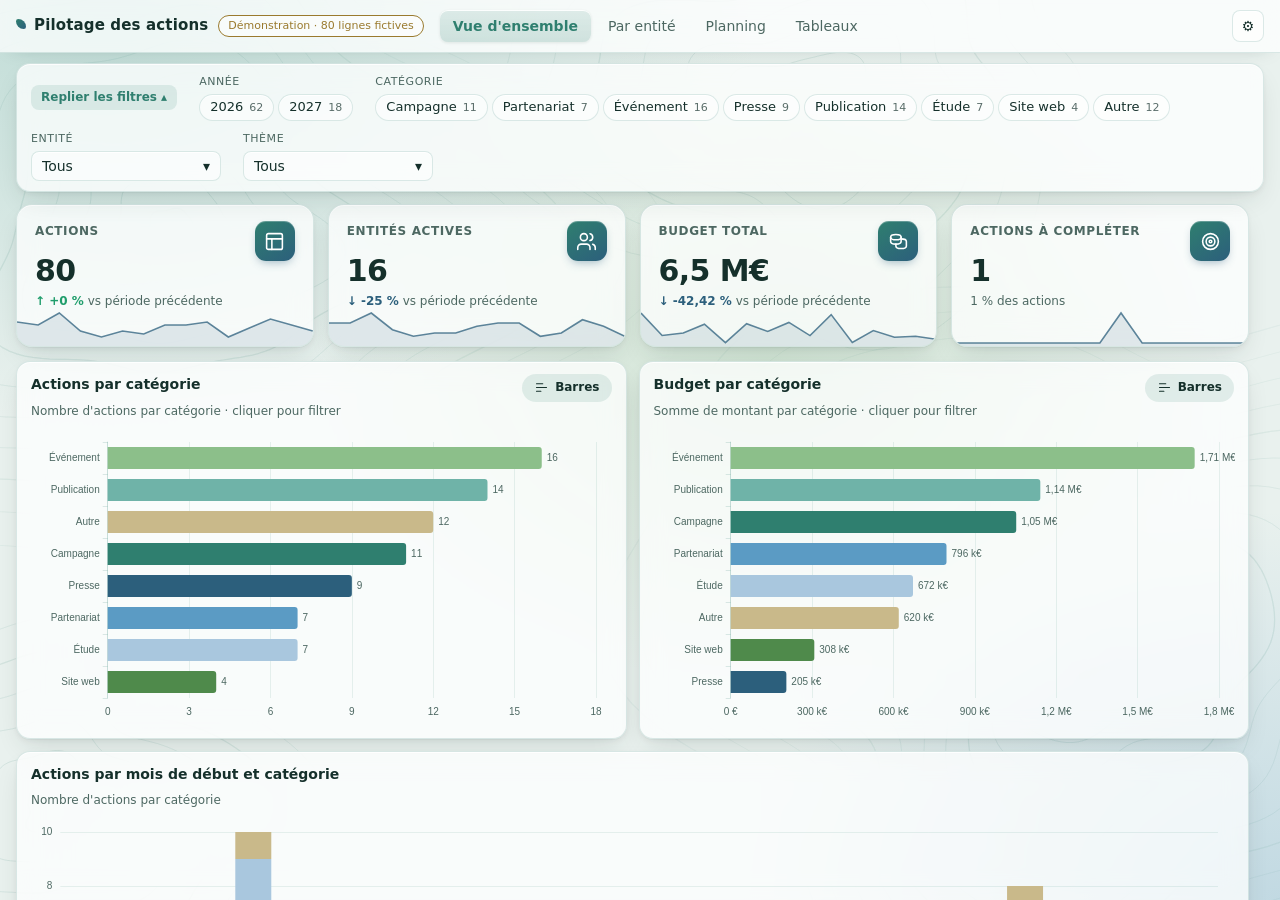
<file: index.html>
<!DOCTYPE html>
<html lang="fr">
<head>
  <meta charset="UTF-8" />
  <meta name="viewport" content="width=device-width, initial-scale=1.0" />
  <!-- Politique de sécurité embarquée : rien ne se charge ni ne part hors du domaine du widget.
       connect-src 'self' sert uniquement au jeu de démonstration (demo/actions-demo.json).
       Les échanges avec Grist passent par postMessage, que la CSP ne bloque pas. -->
  <meta http-equiv="Content-Security-Policy"
        content="default-src 'self'; script-src 'self'; style-src 'self' 'unsafe-inline'; img-src 'self' data:; connect-src 'self'; font-src 'self'; object-src 'none'; base-uri 'none'; form-action 'none'" />
  <title>Pilotage des actions — widget Grist</title>
  <link rel="stylesheet" href="src/styles.css?v=20261118-1056" />
  <script src="vendor/grist-plugin-api.js?v=20261118-1056"></script>
  <script src="vendor/echarts.min.js?v=20261118-1056"></script>
</head>
<body>
  <div id="app"><div class="empty">Chargement…</div></div>
  <script type="module" src="src/app.js?v=20261118-1056"></script>
</body>
</html>
</file>
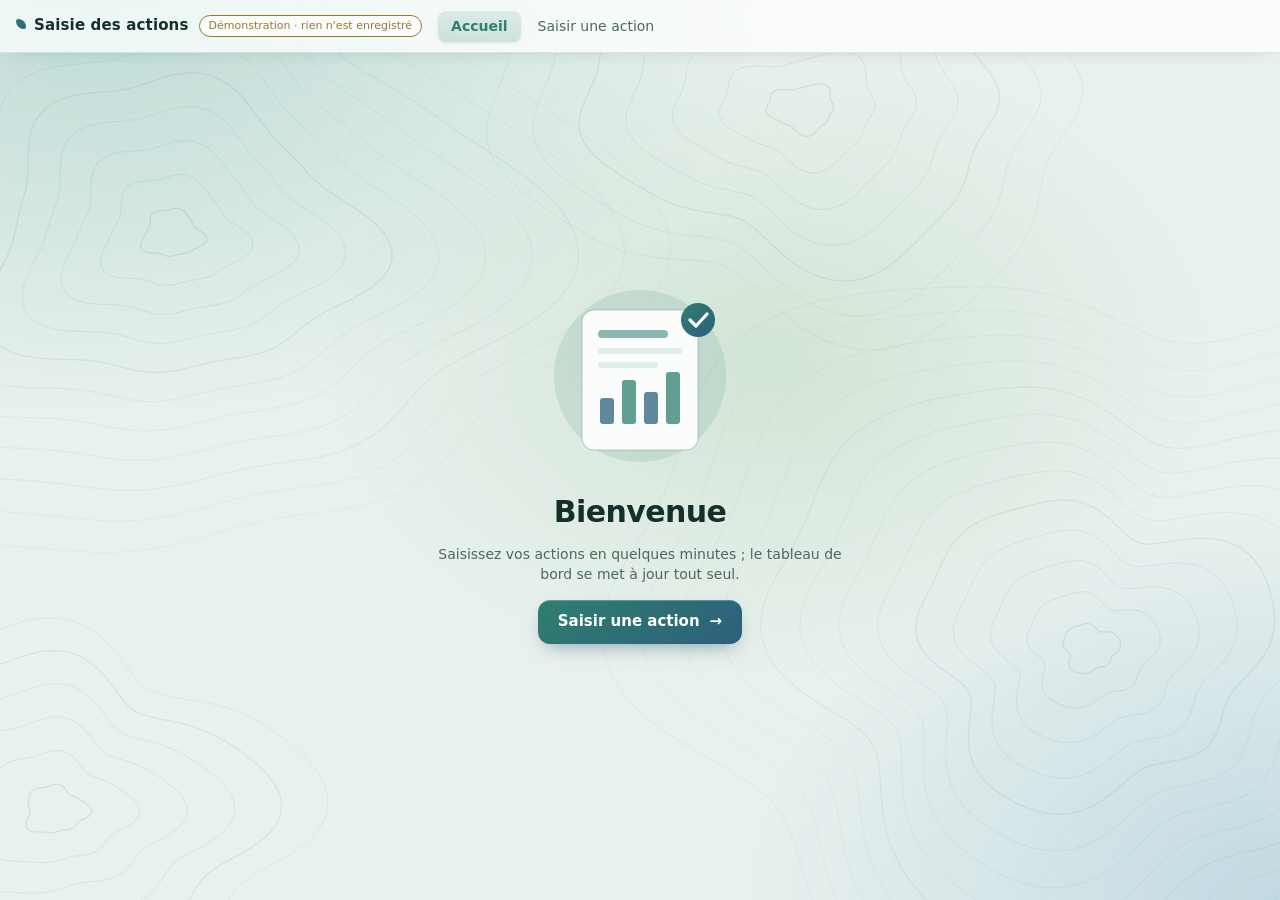
<file: saisie/index.html>
<!DOCTYPE html>
<html lang="fr">
<head>
  <meta charset="UTF-8" />
  <meta name="viewport" content="width=device-width, initial-scale=1.0" />
  <!-- Même politique que le tableau de bord : rien ne se charge ni ne part hors du domaine du widget. -->
  <meta http-equiv="Content-Security-Policy"
        content="default-src 'self'; script-src 'self'; style-src 'self' 'unsafe-inline'; img-src 'self' data:; connect-src 'self'; font-src 'self'; object-src 'none'; base-uri 'none'; form-action 'none'" />
  <title>Saisie des actions — widget Grist</title>
  <link rel="stylesheet" href="../src/styles.css?v=20261118-1056" />
  <link rel="stylesheet" href="saisie.css?v=20261118-1056" />
  <script src="../vendor/grist-plugin-api.js?v=20261118-1056"></script>
</head>
<body>
  <div id="app"><div class="empty">Chargement…</div></div>
  <script type="module" src="saisie.js?v=20261118-1056"></script>
</body>
</html>
</file>
<file: src/styles.css>
/* Thème doux : verts et bleus, fond en courbes de niveau,
   cartes en verre dépoli avec relief. Aucune ressource externe (CSP 'self'). */
:root {
  --bg: #e9f1ee;
  --blob-1: rgba(111, 179, 168, .35); --blob-2: rgba(91, 155, 196, .28); --blob-3: rgba(140, 191, 138, .25);
  --surface: rgba(255, 255, 255, .74); --surface-solid: #fbfdfc; --surface-2: rgba(255, 255, 255, .55);
  --text: #15302b; --text-2: #4d6862; --border: rgba(47, 127, 111, .16); --grid: rgba(47, 127, 111, .10);
  --accent: #2f7f6f; --accent-2: #2c5f7c; --accent-soft: rgba(47, 127, 111, .12);
  --live: #2f7f6f; --demo: #9a7a2e;
  --shadow: 0 1px 1px rgba(21, 48, 43, .04), 0 2px 6px rgba(21, 48, 43, .05), 0 12px 28px -8px rgba(21, 48, 43, .14);
  --shadow-hover: 0 1px 2px rgba(21, 48, 43, .05), 0 6px 14px rgba(21, 48, 43, .08), 0 22px 40px -12px rgba(21, 48, 43, .22);
  --edge: inset 0 1px 0 rgba(255, 255, 255, .9);
  --fond-opacity: .9;
  color-scheme: light;
}
@media (prefers-color-scheme: dark) {
  :root {
    --bg: #0e1a18;
    --blob-1: rgba(47, 127, 111, .28); --blob-2: rgba(44, 95, 124, .30); --blob-3: rgba(79, 138, 75, .18);
    --surface: rgba(24, 40, 37, .72); --surface-solid: #172623; --surface-2: rgba(30, 50, 46, .6);
    --text: #e3efeb; --text-2: #9fbab3; --border: rgba(157, 208, 192, .14); --grid: rgba(157, 208, 192, .09);
    --accent: #7cc4b2; --accent-2: #8fbfdc; --accent-soft: rgba(124, 196, 178, .14);
    --live: #7cc4b2; --demo: #d9b867;
    --shadow: 0 1px 1px rgba(0, 0, 0, .25), 0 10px 26px -8px rgba(0, 0, 0, .55);
    --shadow-hover: 0 2px 4px rgba(0, 0, 0, .3), 0 20px 40px -12px rgba(0, 0, 0, .7);
    --edge: inset 0 1px 0 rgba(255, 255, 255, .06);
    --fond-opacity: .35;
    color-scheme: dark;
  }
}
* { box-sizing: border-box; }
html, body { margin: 0; height: 100%; color: var(--text); font: 14px/1.45 system-ui, -apple-system, "Segoe UI", Roboto, sans-serif; }
body {
  background-color: var(--bg);
  background-image:
    radial-gradient(1100px 700px at 8% 0%, var(--blob-1), transparent 60%),
    radial-gradient(900px 650px at 100% 100%, var(--blob-2), transparent 60%),
    radial-gradient(700px 500px at 60% 40%, var(--blob-3), transparent 65%);
  overflow: hidden;
}
body::before { /* courbes de niveau */
  content: ""; position: fixed; inset: 0; z-index: -1; pointer-events: none;
  background: url("fond.svg") center / cover no-repeat; opacity: var(--fond-opacity);
}
button, input, select { font: inherit; color: inherit; }
.empty { padding: 32px; text-align: center; color: var(--text-2); }
.muted { color: var(--text-2); font-size: 12px; }

/* Squelette : en-tête + filtres fixes, contenu défilant */
#app { height: 100vh; display: flex; flex-direction: column; }
.top { flex: none; display: flex; align-items: center; gap: 16px; padding: 10px 16px; flex-wrap: wrap;
  background: var(--surface); backdrop-filter: blur(14px) saturate(1.2); -webkit-backdrop-filter: blur(14px) saturate(1.2);
  border-bottom: 1px solid var(--border); box-shadow: 0 6px 20px -14px rgba(21, 48, 43, .35); position: relative; z-index: 6; }
.brand { display: flex; align-items: center; gap: 10px; min-width: 0; }
.brand strong { font-size: 15px; letter-spacing: .01em; }
.brand strong::before { content: ""; display: inline-block; width: 10px; height: 10px; margin-right: 8px; border-radius: 3px 10px;
  background: linear-gradient(135deg, var(--accent), var(--accent-2)); vertical-align: 1px; }
.badge { font-size: 11px; padding: 2px 9px; border-radius: 99px; border: 1px solid currentColor; white-space: nowrap; background: var(--surface-2); }
.badge.live { color: var(--live); } .badge.demo { color: var(--demo); }
.tabs { display: flex; gap: 4px; flex: 1; flex-wrap: wrap; }
.tab { border: 0; background: none; padding: 6px 13px; border-radius: 8px; cursor: pointer; color: var(--text-2); transition: background .15s, color .15s; }
.tab:hover { background: var(--accent-soft); }
.tab.on { background: linear-gradient(180deg, var(--accent-soft), rgba(47, 127, 111, .2)); color: var(--accent); font-weight: 600; box-shadow: var(--edge), 0 1px 3px rgba(21, 48, 43, .1); }
.actions { display: flex; gap: 6px; }
.iconbtn { border: 1px solid var(--border); background: var(--surface-2); width: 32px; height: 32px; border-radius: 8px; cursor: pointer; box-shadow: var(--edge); }
.iconbtn.on, .iconbtn:hover { border-color: var(--accent); color: var(--accent); }

.filterzone { flex: none; padding: 10px 16px 0; position: relative; z-index: 5; }
.layout { flex: 1; min-height: 0; display: grid; grid-template-columns: 1fr; }
.layout.withside { grid-template-columns: 1fr 300px; }
.content { overflow: auto; padding: 12px 16px 28px; min-width: 0; scrollbar-gutter: stable; }

/* Cartes en relief */
.card, .kpi, .filters, .settings {
  background: var(--surface); backdrop-filter: blur(12px) saturate(1.15); -webkit-backdrop-filter: blur(12px) saturate(1.15);
  border: 1px solid var(--border); box-shadow: var(--shadow), var(--edge);
}
.card, .kpi { border-radius: 14px; transition: box-shadow .2s, transform .2s; }
.card:hover, .kpi:hover { box-shadow: var(--shadow-hover), var(--edge); }
.kpi:hover { transform: translateY(-2px); }
.kpi { border-radius: 16px; }

/* Filtres */
.filters { display: flex; flex-wrap: wrap; gap: 10px 22px; align-items: flex-end; padding: 10px 14px; border-radius: 14px; }
.filters.compact { align-items: center; gap: 10px; }
.ftoggle { border: 0; background: var(--accent-soft); color: var(--accent); border-radius: 8px; padding: 4px 10px; cursor: pointer; font-size: 12px; font-weight: 600; align-self: center; }
.fgroup { display: flex; flex-direction: column; gap: 4px; position: relative; }
.flabel { font-size: 11px; text-transform: uppercase; letter-spacing: .05em; color: var(--text-2); }
.chips { display: flex; flex-wrap: wrap; gap: 4px; }
.chip { border: 1px solid var(--border); background: var(--surface-2); border-radius: 99px; padding: 3px 10px; cursor: pointer; font-size: 13px; box-shadow: var(--edge); transition: all .15s; }
.chip:hover { border-color: var(--accent); }
.chip.on { background: linear-gradient(180deg, var(--accent), #276b5e); border-color: transparent; color: #fff; box-shadow: 0 2px 6px rgba(47, 127, 111, .35); }
.chip.zero:not(.on), .popitem.zero { opacity: .45; }
.cnt { margin-left: 6px; font-size: 11px; opacity: .7; font-variant-numeric: tabular-nums; }
.menubtn { border: 1px solid var(--border); background: var(--surface-2); border-radius: 8px; padding: 4px 10px; cursor: pointer; min-width: 190px; text-align: left; display: flex; box-shadow: var(--edge); }
.menubtn.on { border-color: var(--accent); color: var(--accent); }
.menutxt { flex: 1; overflow: hidden; text-overflow: ellipsis; white-space: nowrap; max-width: 260px; }
.pop { position: absolute; top: 100%; left: 0; margin-top: 4px; z-index: 20; width: 330px; max-width: 90vw; background: var(--surface-solid);
  border: 1px solid var(--border); border-radius: 12px; box-shadow: var(--shadow-hover); padding: 8px; }
.popsearch { width: 100%; padding: 5px 8px; border: 1px solid var(--border); border-radius: 8px; background: var(--surface-2); margin-bottom: 6px; }
.poplist { max-height: 280px; overflow: auto; }
.popitem { display: flex; align-items: center; gap: 8px; padding: 4px; border-radius: 6px; cursor: pointer; }
.popitem:hover { background: var(--accent-soft); }
.popval { flex: 1; }
.linkbtn { border: 0; background: none; color: var(--accent); cursor: pointer; padding: 4px 0; text-decoration: underline; text-underline-offset: 2px; }
.achips { display: flex; flex-wrap: wrap; gap: 6px; }
.achip { border: 1px solid var(--accent); background: var(--accent-soft); color: var(--accent); border-radius: 99px; padding: 2px 10px; cursor: pointer; font-size: 12px; }
.achip .ak { opacity: .7; }

/* Indicateurs */
.kpis { display: grid; grid-template-columns: repeat(auto-fit, minmax(210px, 1fr)); gap: 14px; margin-bottom: 14px; }
.kpi { padding: 16px 18px 0; position: relative; overflow: hidden; display: flex; flex-direction: column; min-height: 132px; }
.khead { display: flex; justify-content: space-between; align-items: flex-start; gap: 10px; }
.kpil { font-size: 12px; font-weight: 600; letter-spacing: .05em; text-transform: uppercase; color: var(--text-2); padding-top: 2px; }
.kico { flex: none; width: 40px; height: 40px; border-radius: 11px; display: grid; place-items: center; color: #fff;
  background: linear-gradient(145deg, var(--accent), var(--accent-2)); box-shadow: 0 4px 10px -3px rgba(44, 95, 124, .45), inset 0 1px 0 rgba(255, 255, 255, .25); }
.kico svg { width: 21px; height: 21px; }
.kpiv { font-size: 30px; font-weight: 800; font-variant-numeric: tabular-nums; color: var(--text); letter-spacing: -.02em; line-height: 1.05; margin-top: -6px; }
.kdelta, .kpisub { margin-top: 6px; font-size: 12px; color: var(--text-2); }
.kdelta.up { color: #1f9d6b; font-weight: 600; } .kdelta.down { color: var(--accent-2); font-weight: 600; }
.kdelta span { color: var(--text-2); font-weight: 400; }
.kspark { margin: auto -18px 0; height: 36px; }
.kspark svg { display: block; width: 100%; height: 100%; }
.kspark-a { fill: var(--accent-2); opacity: .12; }
.kspark-l { fill: none; stroke: var(--accent-2); stroke-width: 1.6; opacity: .75; }
@media (prefers-color-scheme: dark) { .kdelta.up { color: #5fd29a; } }

/* En-tête des cartes graphiques */
.chead { display: flex; justify-content: space-between; align-items: flex-start; gap: 10px; margin-bottom: 6px; }
.chead h3 { margin: 0; }
.csub { font-size: 12px; color: var(--text-2); margin-top: 2px; }
.cchip { flex: none; display: inline-flex; align-items: center; gap: 6px; border: 0; border-radius: 99px; padding: 5px 12px; font-size: 12px; font-weight: 600;
  background: var(--accent-soft); color: var(--text); cursor: pointer; }
.cchip:hover { background: rgba(47, 127, 111, .2); }
.cico svg { width: 15px; height: 15px; display: block; }

/* Grille */
.grid { display: grid; grid-template-columns: repeat(12, 1fr); gap: 12px; }
.card { padding: 12px 14px; min-width: 0; }
.span4 { grid-column: span 4; } .span6 { grid-column: span 6; } .span12 { grid-column: span 12; }
.card h3 { margin: 0 0 8px; font-size: 14px; font-weight: 650; display: flex; justify-content: space-between; gap: 8px; }
.hint { font-weight: 400; font-size: 11px; color: var(--text-2); }
.chart { height: 300px; }
.span12 .chart { height: 340px; }
.span4 .chart { height: 280px; }

/* Listes et tableaux */
.thead { display: flex; justify-content: space-between; align-items: center; gap: 12px; margin-bottom: 8px; flex-wrap: wrap; }
.thead h3 { margin: 0; }
.tsearch { padding: 5px 9px; border: 1px solid var(--border); border-radius: 8px; background: var(--surface-2); width: 260px; max-width: 50%; }
.tablewrap { overflow-x: auto; }
table { width: 100%; border-collapse: collapse; font-size: 13px; }
th { text-align: left; font-weight: 600; color: var(--text-2); padding: 7px 8px; border-bottom: 1px solid var(--border); cursor: pointer; white-space: nowrap; user-select: none; }
th.sorted { color: var(--accent); }
td { padding: 7px 8px; border-bottom: 1px solid var(--grid); vertical-align: top; }
tbody tr:hover td { background: var(--accent-soft); }
.num { text-align: right; font-variant-numeric: tabular-nums; white-space: nowrap; }
.nowrap { white-space: nowrap; }
.pager { display: flex; justify-content: flex-end; align-items: center; gap: 6px; margin-top: 8px; color: var(--text-2); }
.pager button { border: 1px solid var(--border); background: var(--surface-2); border-radius: 6px; width: 28px; height: 26px; cursor: pointer; }
.pager button:disabled { opacity: .4; cursor: default; }
.stable tr.clic { cursor: pointer; }
.stable tr.estompe td { opacity: .45; }
.stable tr.choisi td { background: var(--accent-soft); font-weight: 600; }
.stable td:first-child { white-space: nowrap; }
.partcol { width: 22%; min-width: 140px; }
.partcol { white-space: nowrap; }
.pbar { display: inline-block; width: calc(100% - 44px); height: 8px; border-radius: 99px; background: var(--grid); vertical-align: middle; overflow: hidden; }
.pbar span { display: block; height: 100%; border-radius: 99px; box-shadow: inset 0 1px 0 rgba(255, 255, 255, .35); }
.partcol small { display: inline-block; width: 40px; text-align: right; color: var(--text-2); }
tfoot .total td, tfoot .total th { font-weight: 700; border-top: 2px solid var(--border); border-bottom: 0; }
.seg { display: inline-flex; border: 1px solid var(--border); border-radius: 9px; overflow: hidden; background: var(--surface-2); box-shadow: var(--edge); }
.seg button { border: 0; background: none; padding: 4px 11px; cursor: pointer; color: var(--text-2); font-size: 12px; }
.seg button.on { background: var(--accent); color: #fff; }
/* Carte de chaleur */
.heat th, .heat td { text-align: center; padding: 5px 4px; }
.heat th.rowh { text-align: left; white-space: nowrap; cursor: default; color: var(--text); font-weight: 500; }
.heat th.yr { color: var(--accent); border-bottom: 0; }
.heat th.mo { font-weight: 500; text-transform: capitalize; }
.heat td.hc { background: rgba(47, 127, 111, var(--a)); border: 2px solid transparent; background-clip: padding-box; border-radius: 6px;
  min-width: 34px; font-variant-numeric: tabular-nums; font-size: 12px; }
.heat td.hc.fonce { color: #fff; }
.heat td.tot { font-weight: 700; }
.heat tbody tr:hover td { background-color: rgba(47, 127, 111, var(--a)); outline: 1px solid var(--accent-soft); }

/* Gantt */
.gcard { padding-bottom: 8px; }
.gbar { display: flex; flex-wrap: wrap; gap: 10px 16px; align-items: center; margin-bottom: 10px; }
.gctl { font-size: 12px; color: var(--text-2); display: flex; align-items: center; gap: 6px; }
.gctl select { padding: 4px 6px; border: 1px solid var(--border); border-radius: 8px; background: var(--surface-2); color: var(--text); }
.gtoday { border: 1px solid var(--accent); color: var(--accent); background: var(--surface-2); border-radius: 8px; padding: 3px 10px; cursor: pointer; font-size: 12px; }
.glegend { display: flex; flex-wrap: wrap; gap: 4px 10px; align-items: center; font-size: 12px; }
.glg { border: 0; background: none; cursor: pointer; padding: 2px 4px; border-radius: 6px; color: var(--text-2); }
.glg:hover { background: var(--accent-soft); color: var(--text); }
.gk { color: var(--text-2); }
.gdot { display: inline-block; width: 10px; height: 10px; border-radius: 3px; margin-right: 6px; vertical-align: -1px; box-shadow: inset 0 0 0 1px rgba(0, 0, 0, .08); }
.gscroll { overflow: auto; max-height: calc(100vh - 260px); min-height: 280px; border: 1px solid var(--border); border-radius: 10px; background: var(--surface-2); }
.ginner { position: relative; }
.grow { display: flex; }
.gleft { flex: none; width: 300px; position: sticky; left: 0; z-index: 2; background: var(--surface-solid); border-right: 1px solid var(--border); padding: 4px 10px; min-width: 0; }
.gtime { position: relative; flex: none; }
.ghead { position: sticky; top: 0; z-index: 4; background: var(--surface-solid); border-bottom: 1px solid var(--border); height: 46px; }
.gcorner { z-index: 5; display: flex; align-items: flex-end; font-size: 12px; color: var(--text-2); padding-bottom: 6px; }
.gyears, .gmonths { position: relative; height: 23px; }
.gy, .gm { position: absolute; top: 0; height: 23px; line-height: 23px; padding-left: 6px; overflow: hidden; white-space: nowrap; font-size: 11px; color: var(--text-2); border-left: 1px solid var(--grid); }
.gy { font-weight: 700; color: var(--accent); border-left-color: var(--border); }
.gbody { position: relative; }
.ggrid { position: absolute; top: 0; bottom: 0; z-index: 0; pointer-events: none; }
.gline { position: absolute; top: 0; bottom: 0; border-left: 1px solid var(--grid); }
.gline.gyear { border-left: 1px solid var(--border); }
.gnow { position: absolute; top: 0; bottom: 0; border-left: 2px dashed #c97a3a; opacity: .85; }
.gnow span { position: sticky; top: 0; display: inline-block; transform: translateX(-50%); background: #c97a3a; color: #fff; font-size: 10px; padding: 1px 6px; border-radius: 99px; }
.ggroup { min-height: 32px; background: var(--accent-soft); border-top: 1px solid var(--border); }
.ggroup .gleft { display: flex; align-items: center; gap: 4px; background: linear-gradient(90deg, var(--surface-solid), var(--surface-solid)); font-weight: 600; }
.ggroup .gleft::after { content: ""; position: absolute; inset: 0; background: var(--accent-soft); pointer-events: none; }
.gcaret { border: 0; background: none; cursor: pointer; width: 20px; color: var(--text-2); transform: rotate(90deg); transition: transform .15s; position: relative; z-index: 1; }
.ggroup.closed .gcaret { transform: rotate(0deg); }
.gname { border: 0; background: none; cursor: pointer; padding: 0; text-align: left; flex: 1; min-width: 0; overflow: hidden; text-overflow: ellipsis; white-space: nowrap; font-weight: 600; position: relative; z-index: 1; }
.gname:hover { color: var(--accent); text-decoration: underline; }
.gcount { font-size: 11px; color: var(--text-2); font-weight: 500; white-space: nowrap; position: relative; z-index: 1; }
.ggroup .gdot { position: relative; z-index: 1; }
.gspan { position: absolute; top: 12px; height: 8px; border-radius: 99px; opacity: .35; }
.gaction { min-height: 38px; }
.gaction .gleft { display: flex; flex-direction: column; justify-content: center; }
.gtitle { font-size: 12.5px; white-space: nowrap; overflow: hidden; text-overflow: ellipsis; }
.gsub { font-size: 11px; color: var(--text-2); white-space: nowrap; overflow: hidden; text-overflow: ellipsis; }
.gaction:hover .gleft { background: var(--surface-solid); box-shadow: inset 3px 0 0 var(--accent); }
.gbarre { position: absolute; top: 8px; height: 22px; border-radius: 7px; z-index: 1; cursor: default; font-size: 11.5px; line-height: 22px; padding: 0 8px;
  white-space: nowrap; overflow: hidden; text-overflow: ellipsis;
  box-shadow: inset 0 1px 0 rgba(255, 255, 255, .35), inset 0 -1px 0 rgba(0, 0, 0, .08), 0 2px 5px rgba(21, 48, 43, .18);
  background-image: linear-gradient(180deg, rgba(255, 255, 255, .18), rgba(255, 255, 255, 0) 60%) !important; transition: transform .12s, box-shadow .12s; }
.gbarre { background-blend-mode: normal; }
.gbarre:hover { transform: translateY(-1px); box-shadow: inset 0 1px 0 rgba(255, 255, 255, .35), 0 6px 14px rgba(21, 48, 43, .28); z-index: 3; }
.gbarre.court { padding: 0; }
.gbarre.alerte { outline: 2px dashed #c0563a; outline-offset: 1px; }
.gout { position: absolute; top: 8px; line-height: 22px; font-size: 11.5px; color: var(--text-2); white-space: nowrap; pointer-events: none; z-index: 1; }
.gtip { position: fixed; z-index: 50; max-width: 340px; background: var(--surface-solid); color: var(--text); border: 1px solid var(--border);
  border-radius: 10px; box-shadow: var(--shadow-hover); padding: 8px 10px; font-size: 12px; pointer-events: none; }
.gtip strong { display: block; margin-bottom: 4px; font-size: 13px; }
.gtip div { margin-top: 2px; }

/* Réglages */
.settings { border-left: 1px solid var(--border); padding: 12px 16px; overflow: auto; border-radius: 0; box-shadow: none; }
.settings h3 { font-size: 13px; margin: 12px 0 8px; }
.settings h3:first-child { margin-top: 0; }
.srow { display: flex; flex-direction: column; gap: 3px; margin-bottom: 8px; font-size: 12px; color: var(--text-2); }
.srow select { padding: 4px 6px; border: 1px solid var(--border); border-radius: 8px; background: var(--surface-2); color: var(--text); }
.scheck { display: flex; align-items: center; gap: 8px; font-size: 13px; margin-bottom: 4px; cursor: pointer; }

@media (max-width: 1150px) { .tcard.span6 { grid-column: span 12; } }
@media (max-width: 900px) {
  .span4, .span6 { grid-column: span 12; }
  .layout.withside { grid-template-columns: 1fr; }
  .settings { border-left: 0; border-top: 1px solid var(--border); }
  .gleft { width: 180px; }
}
</file>
<file: saisie/saisie.css>
/* Widget de saisie : reprend les jetons de ../src/styles.css (couleurs, fond, verre dépoli). */
:root { --border-strong: rgba(47, 127, 111, .35); }
body { overflow: auto; }
#app { height: auto; min-height: 100vh; }
main { padding: 12px 16px 16px; }
.top { position: sticky; top: 0; }

/* ---------- Accueil ---------- */
.stage { position: relative; min-height: calc(100vh - 110px); display: grid; grid-template-columns: 1fr; align-items: center; }
.hero { display: flex; flex-direction: column; align-items: center; text-align: center; gap: 10px; padding: 12px;
  width: 42%; margin-left: 29%; transition: margin-left .9s cubic-bezier(.2, .8, .2, 1); }
.hero h1 { margin: 4px 0 0; font-size: 30px; letter-spacing: -.02em; }
.lede { margin: 0; color: var(--text-2); max-width: 46ch; }
.illu { width: 220px; height: 200px; transition: width .9s, height .9s; }
.illu svg { width: 100%; height: 100%; overflow: visible; }
.halo { fill: var(--accent-soft); transform-origin: 110px 100px; animation: pulse 3.2s ease-in-out infinite; }
.sheet { transform-origin: 110px 104px; animation: rise .8s cubic-bezier(.2, .9, .3, 1.2) both; }
.ln { fill: var(--accent-soft); transform-box: fill-box; transform-origin: left; animation: type .5s ease-out both; }
.ln.l1 { fill: var(--accent); opacity: .55; animation-delay: .5s; } .ln.l2 { animation-delay: .75s; } .ln.l3 { animation-delay: .95s; }
.bar { fill: var(--accent-2); opacity: .75; transform-box: fill-box; transform-origin: bottom; animation: grow .7s ease-out both; }
.b1 { --h: 26px; animation-delay: 1.05s; } .b2 { --h: 44px; animation-delay: 1.15s; fill: var(--accent); }
.b3 { --h: 32px; animation-delay: 1.25s; } .b4 { --h: 52px; animation-delay: 1.35s; fill: var(--accent); }
.bar { height: var(--h); y: calc(148px - var(--h)); }
.pen { animation: write 1.4s ease-in-out .35s both; }
.check { transform-box: fill-box; transform-origin: center; animation: pop .45s cubic-bezier(.2, .9, .3, 1.6) 1.5s both; }
@keyframes rise { from { opacity: 0; transform: translateY(18px) scale(.94); } to { opacity: 1; transform: none; } }
@keyframes type { from { transform: scaleX(0); } to { transform: scaleX(1); } }
@keyframes grow { from { transform: scaleY(0); } to { transform: scaleY(1); } }
@keyframes pop { from { opacity: 0; transform: scale(.2); } to { opacity: 1; transform: scale(1); } }
@keyframes pulse { 0%, 100% { transform: scale(1); opacity: .9; } 50% { transform: scale(1.05); opacity: .6; } }
@keyframes write { 0% { transform: translate(150px, 50px); opacity: 0; } 15% { opacity: 1; } 40% { transform: translate(140px, 58px); }
  70% { transform: translate(152px, 74px); } 100% { transform: translate(172px, 120px); opacity: 0; } }

.cta { margin-top: 6px; display: inline-flex; align-items: center; gap: 10px; border: 0; border-radius: 12px; padding: 11px 20px; cursor: pointer;
  font-weight: 650; font-size: 15px; color: #fff; background: linear-gradient(145deg, var(--accent), var(--accent-2));
  box-shadow: 0 8px 20px -8px rgba(44, 95, 124, .6), inset 0 1px 0 rgba(255, 255, 255, .25); transition: transform .15s, box-shadow .15s; }
.cta:hover { transform: translateY(-1px); box-shadow: 0 12px 24px -8px rgba(44, 95, 124, .7), inset 0 1px 0 rgba(255, 255, 255, .25); }
.cta:disabled { opacity: .6; cursor: default; transform: none; }
.cta .arr { transition: transform .15s; } .cta:hover .arr { transform: translateX(3px); }

.bubbles { position: absolute; inset: 0 0 0 auto; width: 56%; display: flex; flex-direction: column; justify-content: center; gap: 14px;
  pointer-events: none; padding: 8px 4px 8px 0; }
.bubble { display: flex; gap: 14px; align-items: flex-start; padding: 14px 18px; border-radius: 18px 18px 18px 4px;
  background: var(--surface); backdrop-filter: blur(12px); -webkit-backdrop-filter: blur(12px);
  border: 1px solid var(--border); box-shadow: var(--shadow), var(--edge);
  opacity: 0; transform: translateX(60px) scale(.97); transition: opacity .55s ease, transform .65s cubic-bezier(.2, .8, .2, 1);
  transition-delay: calc(.9s + var(--i) * .22s); }
.bubble h2 { margin: 0 0 3px; font-size: 14px; }
.bubble p { margin: 0; font-size: 13px; color: var(--text-2); line-height: 1.45; }
.bnum { flex: none; width: 30px; height: 30px; border-radius: 10px; display: grid; place-items: center; font-weight: 700; color: #fff;
  background: linear-gradient(145deg, var(--accent), var(--accent-2)); }

.stage.docked .hero { margin-left: 0; }
.stage.docked .bubbles { pointer-events: auto; }
.stage.docked .bubble { opacity: 1; transform: none; }

@media (max-width: 820px) {
  .stage { min-height: 0; }
  .hero, .stage.docked .hero { width: 100%; margin-left: 0; }
  .bubbles { position: static; width: 100%; margin-top: 18px; }
}
@media (prefers-reduced-motion: reduce) {
  *, *::before, *::after { animation: none !important; transition: none !important; }
  .bar { transform: none; }
}

/* ---------- Fiche (compacte : tient sur un écran) ---------- */
.fiche { max-width: 1280px; margin: 0 auto; }
.fhead { display: flex; align-items: center; gap: 12px; margin-bottom: 10px; }
.fhead h1 { margin: 0; font-size: 19px; }
.back { border: 1px solid var(--border); background: var(--surface-2); border-radius: 9px; padding: 5px 11px; cursor: pointer; white-space: nowrap; font-size: 13px; }
.back:hover { border-color: var(--accent); color: var(--accent); }
.sheetform { background: var(--surface); backdrop-filter: blur(12px); border: 1px solid var(--border); border-radius: 16px;
  box-shadow: var(--shadow), var(--edge); padding: 14px 16px 0; animation: rise .45s ease-out both; }
.fgrid { display: grid; grid-template-columns: repeat(auto-fill, minmax(210px, 1fr)); gap: 9px 14px; }
.fld { display: flex; flex-direction: column; gap: 3px; min-width: 0; position: relative; }
.fld.wide { grid-column: span 2; }
.fld > label { font-size: 10.5px; font-weight: 650; letter-spacing: .04em; text-transform: uppercase; color: var(--text-2);
  white-space: nowrap; overflow: hidden; text-overflow: ellipsis; }
.req { color: #c0563a; }
.fld input[type=text], .fld input[type=number], .fld input[type=date], .fld input[type=datetime-local], .fld select, .fld textarea, .msel {
  width: 100%; height: 34px; padding: 5px 9px; border: 1px solid var(--border); border-radius: 9px; background: var(--surface-solid); color: var(--text);
  font-size: 13px; transition: border-color .15s, box-shadow .15s; }
.fld textarea { height: auto; min-height: 34px; resize: vertical; font: inherit; font-size: 13px; line-height: 1.35; }
.fld input:focus, .fld select:focus, .fld textarea:focus, .msel:focus { outline: 0; border-color: var(--accent); box-shadow: 0 0 0 3px var(--accent-soft); }
.msel { display: flex; align-items: center; justify-content: space-between; gap: 6px; text-align: left; cursor: pointer; }
.msel span { overflow: hidden; text-overflow: ellipsis; white-space: nowrap; }
.msel.on { border-color: var(--accent); }
.mwrap { position: relative; }
.mpop { position: absolute; top: calc(100% + 4px); left: 0; right: 0; min-width: 220px; z-index: 30; background: var(--surface-solid);
  border: 1px solid var(--border); border-radius: 12px; box-shadow: var(--shadow-hover); padding: 6px; }
.msearch { width: 100%; padding: 5px 8px; margin-bottom: 4px; border: 1px solid var(--border); border-radius: 8px; background: var(--surface-2); font-size: 13px; }
.mlist { max-height: 220px; overflow: auto; }
.mitem { display: flex; align-items: center; gap: 8px; padding: 4px 6px; border-radius: 6px; cursor: pointer; font-size: 13px; }
.mitem:hover { background: var(--accent-soft); }
.switch { display: inline-flex; align-items: center; gap: 8px; height: 34px; cursor: pointer; }
.warn { margin: 10px 0 0; color: #a05a1c; background: rgba(201, 122, 58, .12); border-radius: 9px; padding: 6px 10px; font-size: 13px; }
.err { margin: 10px 0 0; color: #a4402a; background: rgba(192, 86, 58, .12); border-radius: 9px; padding: 6px 10px; font-size: 13px; }
.actions { display: flex; justify-content: flex-end; align-items: center; gap: 10px; margin-top: 18px; }
.actions.sticky { position: sticky; bottom: 0; margin: 12px -16px 0; padding: 10px 16px; border-top: 1px solid var(--border);
  background: var(--surface-solid); border-radius: 0 0 16px 16px; }
.actions .hintreq { margin-right: auto; font-size: 12px; }
.actions.center { justify-content: center; }
.fiche .cta { margin-top: 0; padding: 8px 18px; font-size: 14px; }
.ghost { border: 1px solid var(--border); background: var(--surface-2); border-radius: 12px; padding: 8px 16px; cursor: pointer; font-weight: 600; }
.ghost:hover { border-color: var(--accent); color: var(--accent); }
@media (max-width: 520px) { .fld.wide { grid-column: auto; } }

/* ---------- Confirmation ---------- */
.merci { max-width: 640px; margin: 20px auto; display: flex; flex-direction: column; align-items: center; text-align: center; gap: 10px; }
.merci h1 { margin: 0; }
.payload { text-align: left; align-self: stretch; max-height: 240px; overflow: auto; font-size: 12px; background: var(--surface-solid);
  border: 1px solid var(--border); border-radius: 10px; padding: 10px 12px; }
</file>
